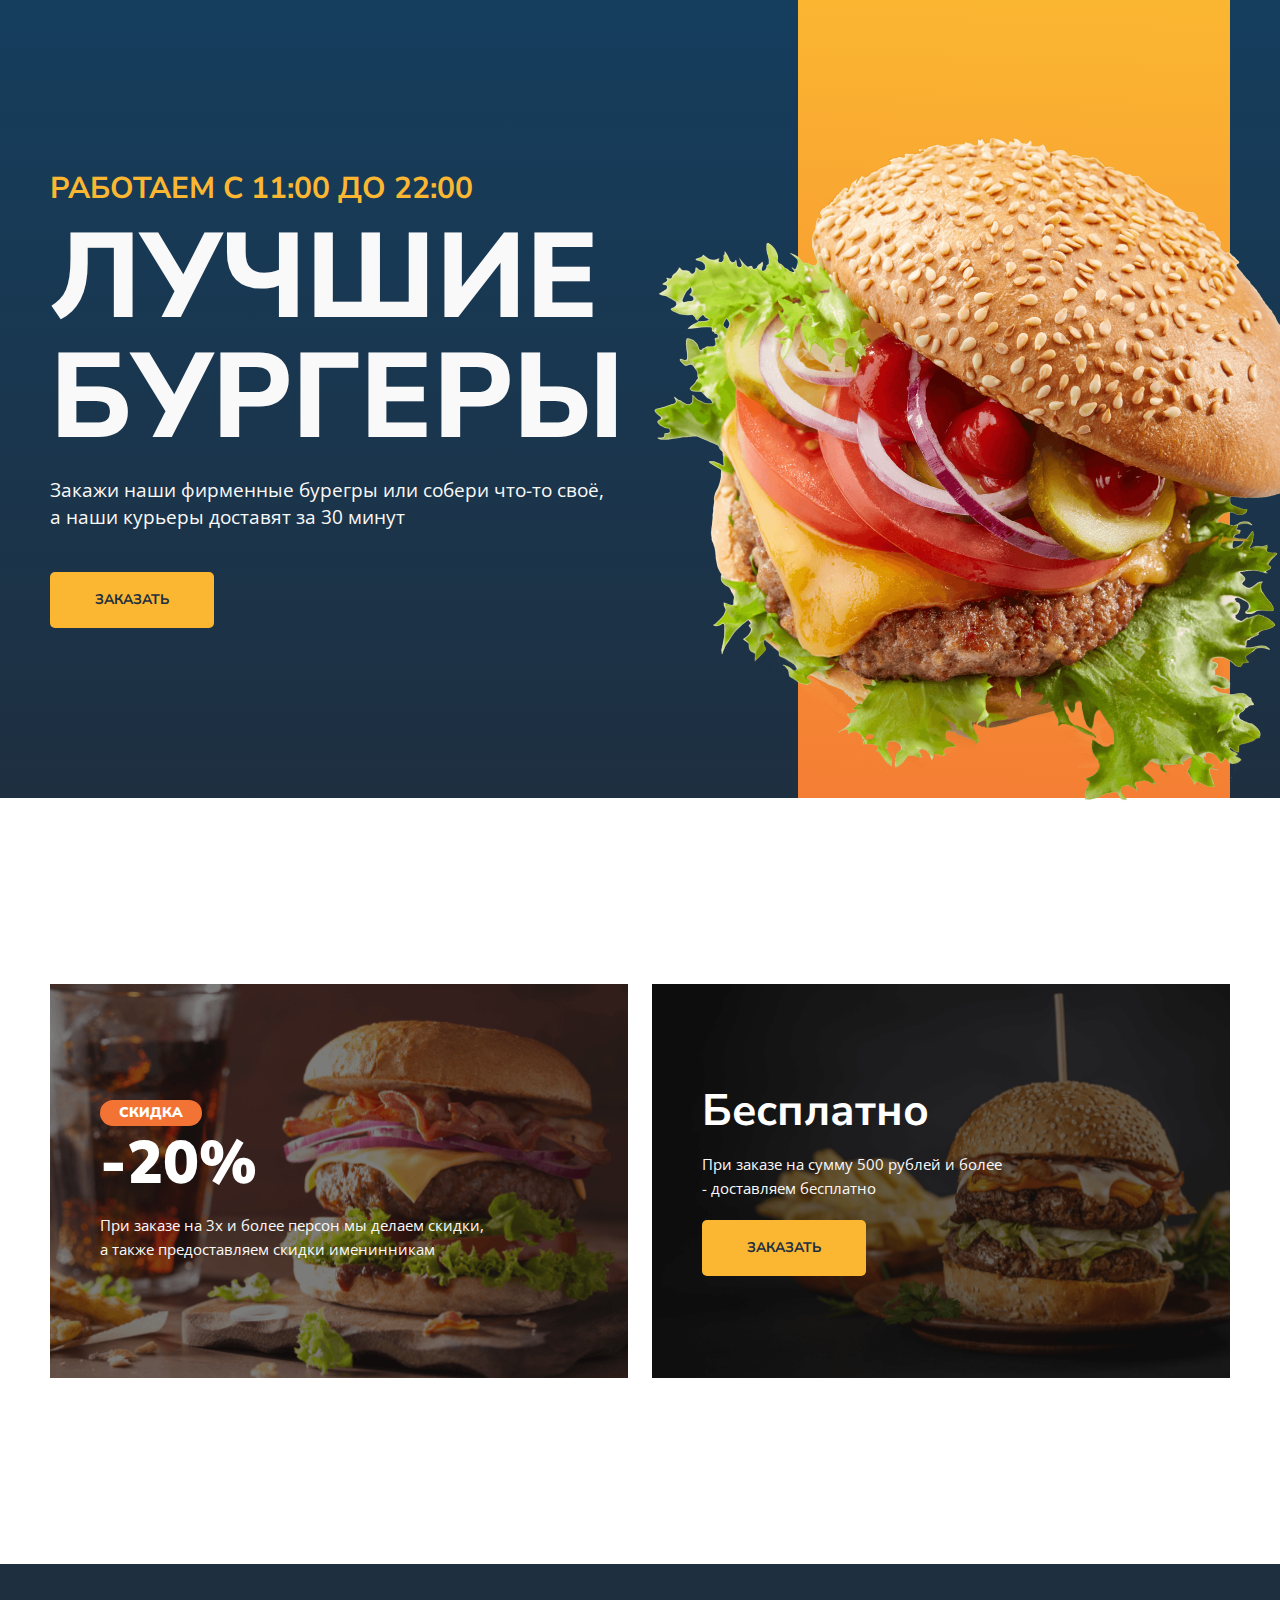
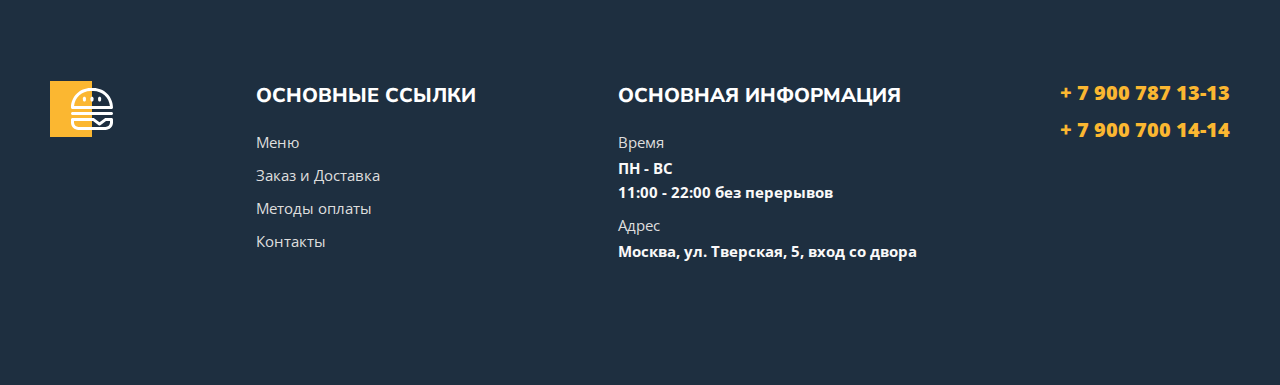
<file: index.html>
<!DOCTYPE html>
<html lang="ru">
<head>
    <meta charset="UTF-8">
    <meta http-equiv="X-UA-Compatible" content="IE=edge">
    <meta name="viewport" content="width=device-width, initial-scale=1.0">
    <title>Burgers</title>
    <link rel="preconnect" href="https://fonts.googleapis.com">
    <link rel="preconnect" href="https://fonts.gstatic.com" crossorigin>
    <link href="https://fonts.googleapis.com/css2?family=Nunito+Sans:wght@600;700;800;900&family=Open+Sans:wght@400;600;700&display=swap" rel="stylesheet">
    <link rel="stylesheet" href="css/normalize.css">
    <link rel="stylesheet" href="css/main.css">
</head>
<body>
    <div class="main">
        <div class="wrapper">
            <div class="content">
                <h1 class="content-title">
                    <span>работаем с 11:00 до 22:00</span>
                    лучшие бургеры
                </h1>
                <p class="content-text">Закажи наши фирменные бурегры или собери что-то своё, а&nbsp;наши курьеры доставят за&nbsp;30&nbsp;минут</p>
                <a class="content-link" href="menu.html">заказать</a>
            </div>
            <div class="visual">
                <div class="visual-bg"></div>
                <img src="img/burger.png" alt="Burger">
            </div>
        </div>
    </div>
    <div class="promo">
        <div class="wrapper">
            <div class="promo-left">
                <p class="sale">Скидка</p>
                <p class="cost">-20%</p>
                <p class="promo-description">При заказе на 3х и более персон мы делаем скидки, а также предоставляем скидки именинникам</p>
            </div>
            <div class="promo-right">
                <p class="free">Бесплатно</p>
                <p class="promo-description">При заказе на сумму 500 рублей и более - доставляем бесплатно</p>
                <a href="menu.html">заказать</a>
            </div>
        </div>
    </div>
    <footer class="footer">
        <div class="container">
            <div class="footer-box">
                <div class="footer-item">
                    <img class="footer-logo" src="img/footer-logo.svg" alt="Logo">
                </div>
                <div class="footer-item">
                    <h2>основные ссылки</h2>
                    <ul class="footer-list">
                        <li><a href="menu.html">Меню</a></li>
                        <li><a href="#">Заказ и Доставка</a></li>
                        <li><a href="#">Методы оплаты</a></li>
                        <li><a href="#">Контакты</a></li>
                    </ul>
                </div>
                <div class="footer-item">
                    <h2>основная информация</h2>
                    <ul class="footer-list">
                        <li>
                            <span>Время</span>
                            ПН - ВС <br>
                            11:00 - 22:00 без перерывов
                        </li>
                        <li>
                            <span>Адрес</span>
                            Москва, ул. Тверская, 5, вход со двора
                        </li>
                    </ul>
                </div>
                <div class="footer-tel">
                    <ul class="footer-list footer-list-tel">
                        <li>
                            <a href="tel:+79007871313">+ 7 900 787 13-13</a>
                        </li>
                        <li>
                            <a href="tel:+79007001414">+ 7 900 700 14-14</a>
                        </li>
                    </ul>
                </div>
            </div>
        </div>
    </footer>
</body>
</html>
</file>
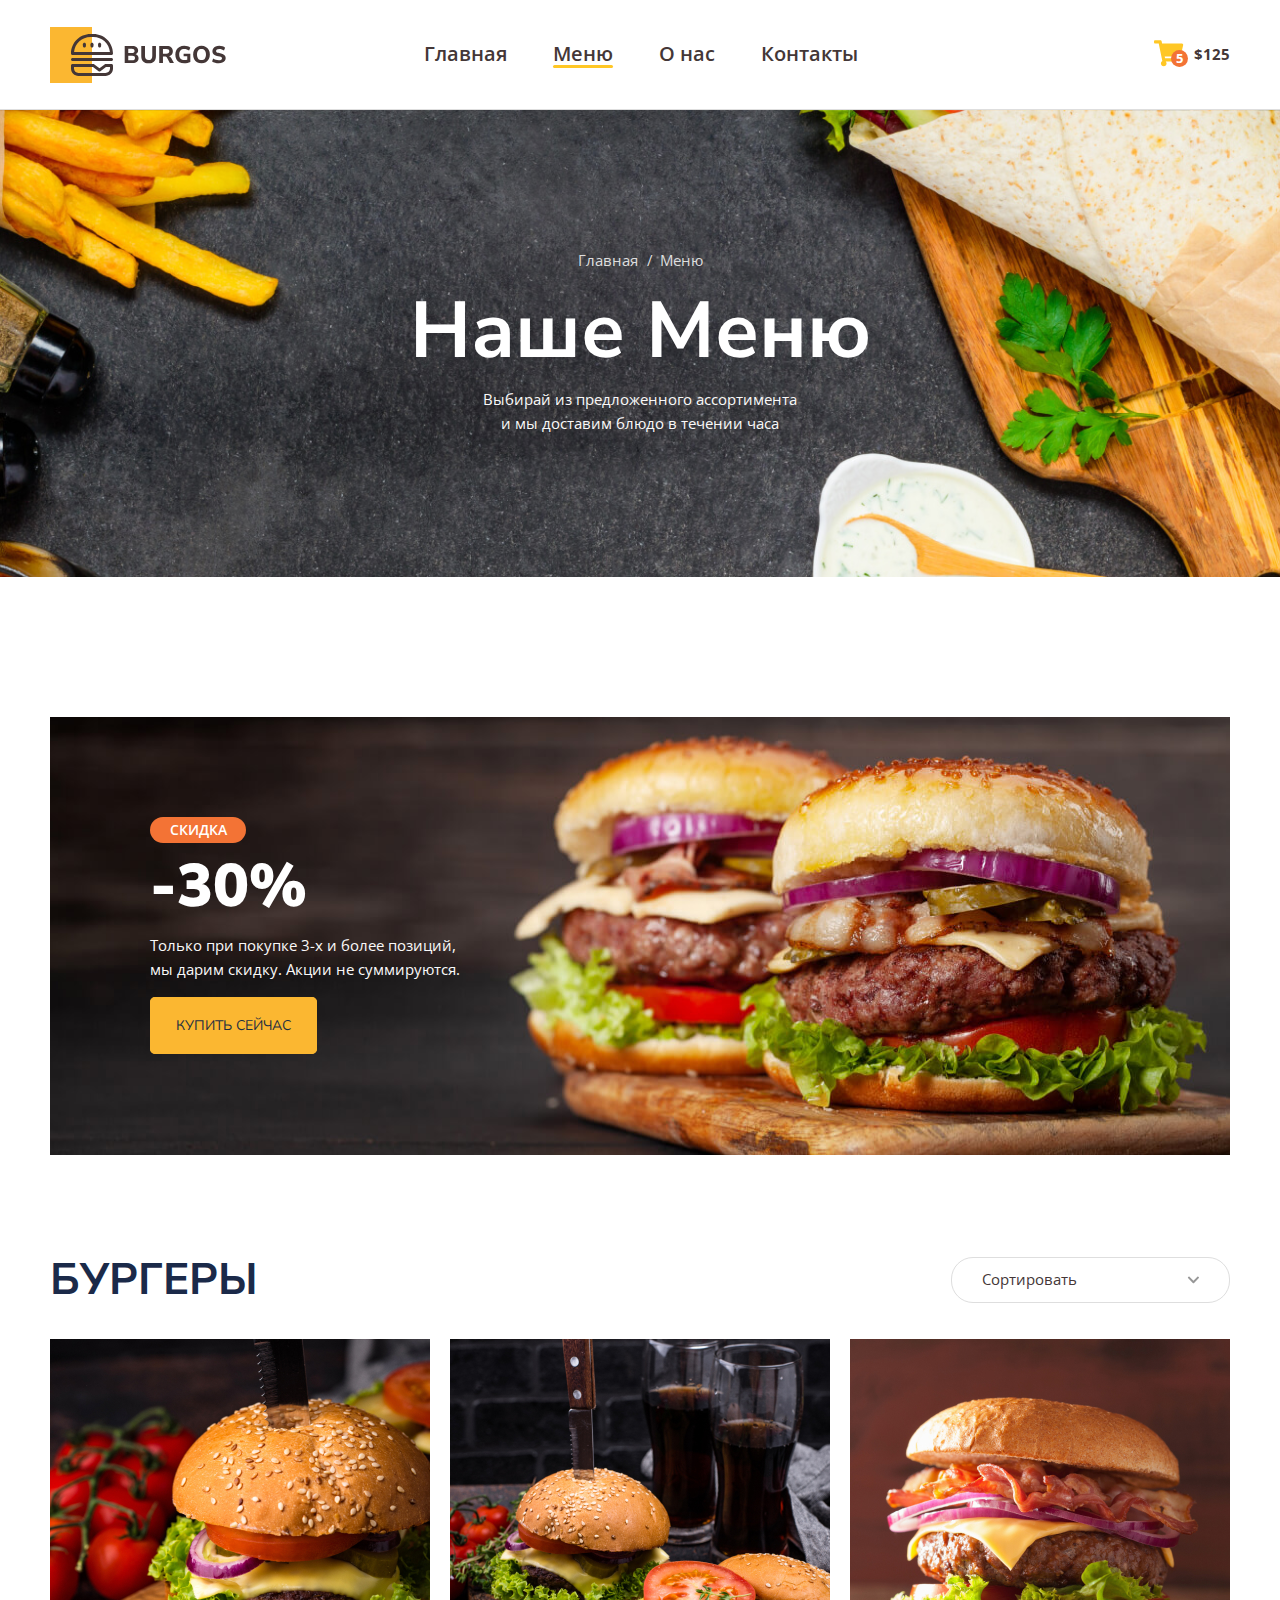
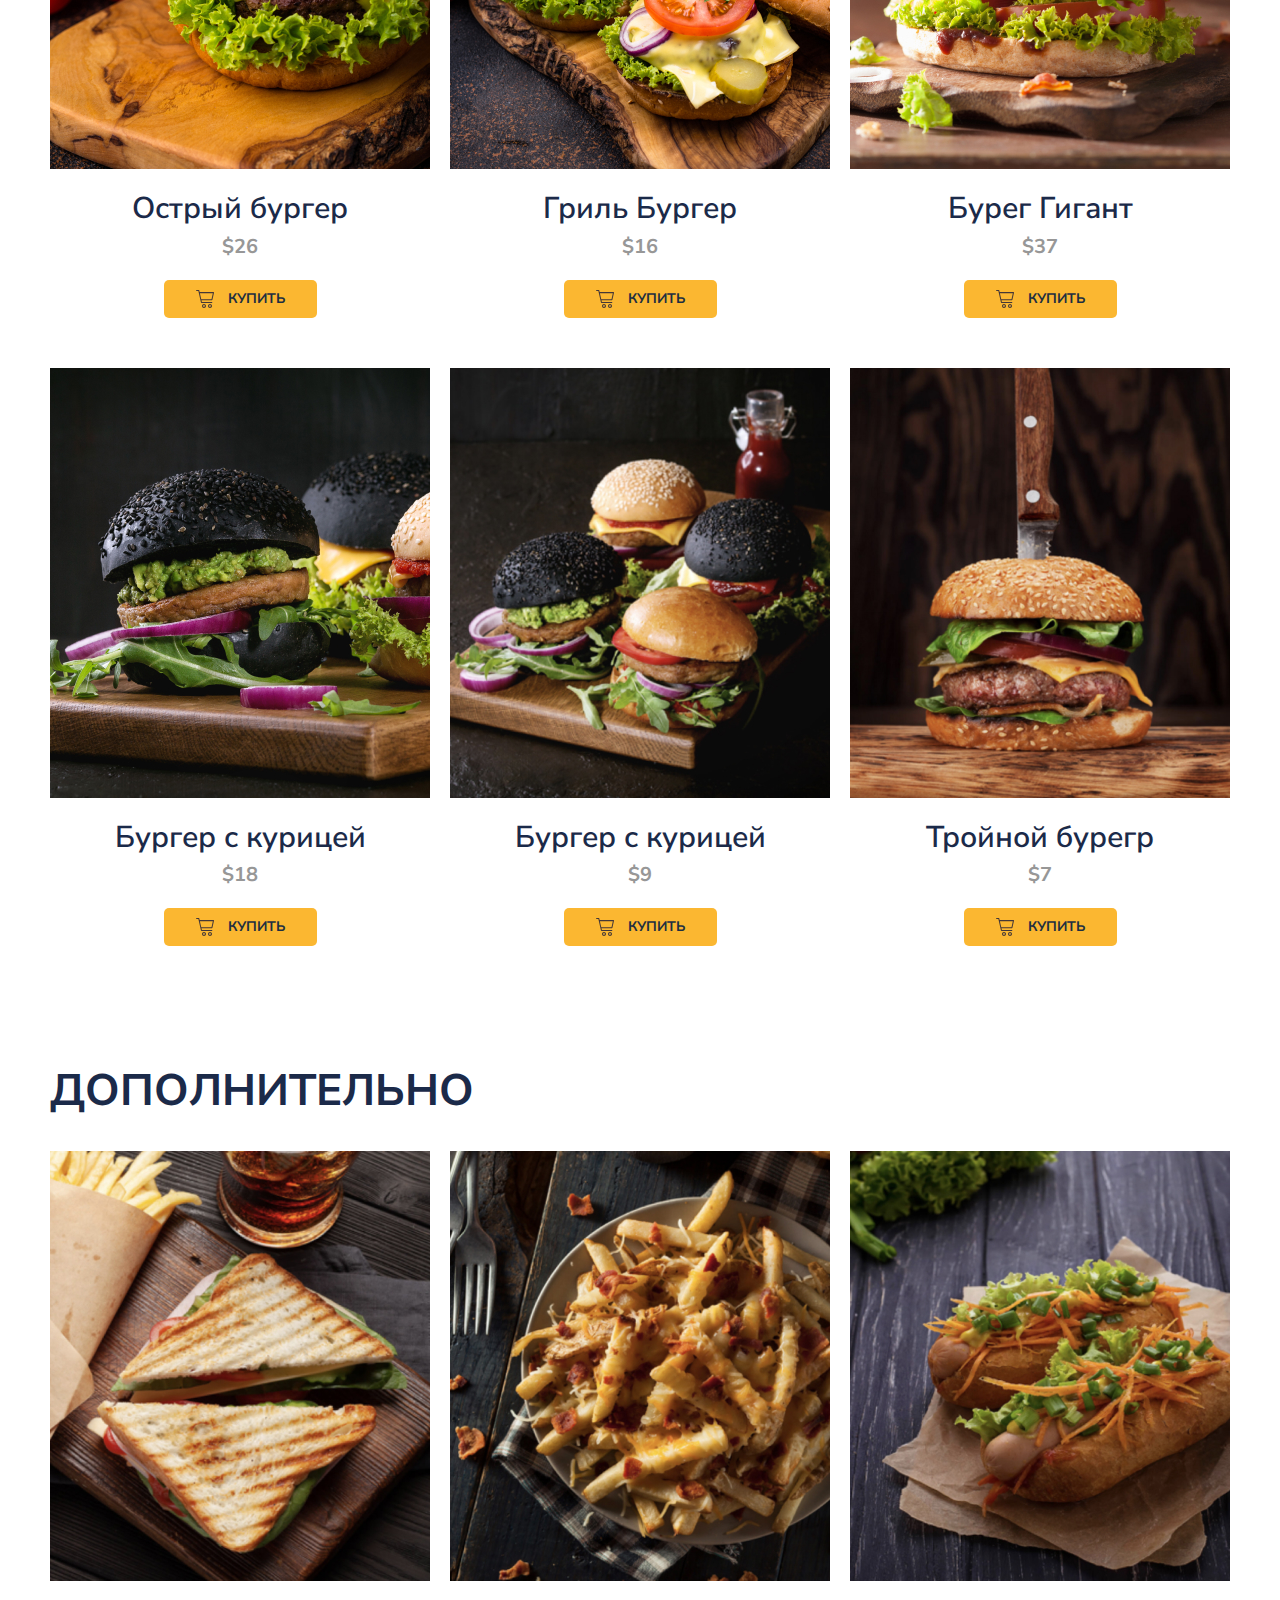
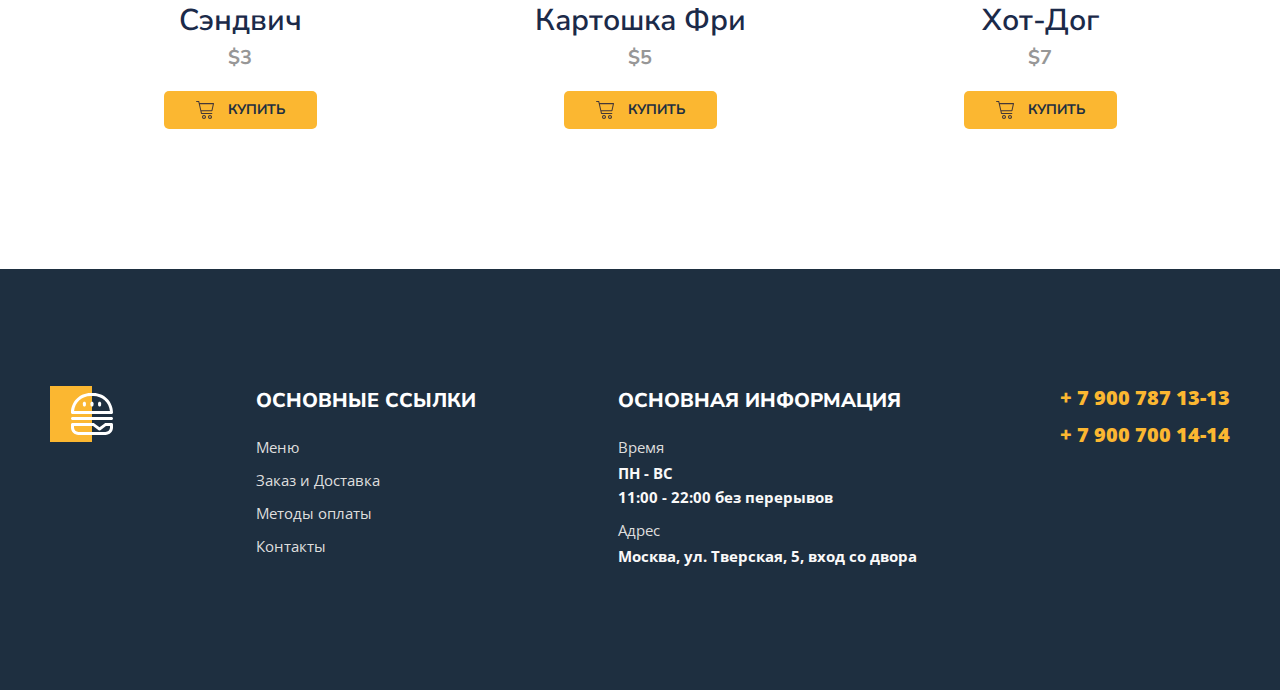
<file: menu.html>
<!DOCTYPE html>
<html lang="ru">

<head>
    <meta charset="UTF-8">
    <meta name="viewport" content="width=device-width, initial-scale=1.0">
    <link rel="preconnect" href="https://fonts.googleapis.com">
    <link rel="preconnect" href="https://fonts.gstatic.com" crossorigin>
    <link href="https://fonts.googleapis.com/css2?family=Nunito+Sans:wght@600;700;800;900&family=Open+Sans:wght@400;600;700&display=swap" rel="stylesheet">
    <link rel="stylesheet" href="css/normalize.css">
    <link rel="stylesheet" href="css/main.css">
    <title>Burger</title>
    <link rel="android-touch-icon" sizes="192x192" href="img/Favicon/android-chrome-192x192.png">
    <link rel="icon" type="image/png" sizes="512x512" href="img/Favicon/android-chrome-512x512.png">
    <link rel="icon" sizes="16x16" href="img/Favicon/favicon.ico">
    <link rel="apple-touch-icon" sizes="180x180" href="img/Favicon/apple-touch-icon.png">
    <link rel="icon" type="image/png" sizes="32x32" href="img/Favicon/favicon-32x32.png">
    <link rel="icon" type="image/png" sizes="16x16" href="img/Favicon/favicon-16x16.png">
    <link rel="mask-icon" href="img/Favicon/safari-pinned-tab.svg" color="#5bbad5">
    <meta name="msapplication-TileColor" content="#da532c">
    <meta name="theme-color" content="#ffffff">
</head>
<body>
    <header id="headerTop">
        <div class="container">
            <div class="header">
                <div class="header-burger">
                    <button class="burger" onclick="openModal()"></button>
                </div>
                <div class="header-item">
                    <a href="index.html" class="header-logo"></a>
                    <nav>
                        <ul class="header-nav">
                            <li><a href="index.html">Главная</a></li>
                            <li><a href="#" class="active">Меню</a></li>
                            <li><a href="#">О нас</a></li>
                            <li><a href="#">Контакты</a></li>
                        </ul>
                    </nav>
                </div>
                <button tybe="button" class="button">
                    <span class="button-item">
                        <img src="img/shopping-cart.svg" alt="Корзина">
                        <span class="button-count">5</span>
                    </span>
                    <span class="button-text">$125</span>
                </button>
            </div>
        </div>
    </header>
    <div class="bg">
        <div class="container">
            <ul class="breadcrumbs">
                <li><a href="index.html">Главная</a></li>
                <li><a href="#">Меню</a></li>
            </ul>
            <h1 class="title">Наше Меню</h1>
            <p class="description">Выбирай из предложенного ассортимента и мы доставим блюдо в течении часа</p>
        </div>
    </div>
    <main>
        <div class="banner">
            <div class="container">
                <div class="banner-box">
                    <h2 class="banner-title">
                        <span>скидка</span>
                        -30%
                    </h2>
                    <p class="banner-text">Только при покупке 3-х и более позиций, мы&nbsp;дарим скидку. Акции не
                        суммируются.</p>
                    <a href="#menuBurger" class="banner-link">купить сейчас</a>
                </div>
            </div>
        </div>
        <section class="menu" id="menuBurger">
            <div class="container">
                <div class="menu-header">
                    <h2 class="menu-title">
                        Бургеры
                    </h2>
                    <select class="menu-select">
                        <option value="">Сортировать</option>
                        <option value="up">По возрастанию</option>
                        <option value="down">По убыванию</option>
                    </select>
                </div>
                <div class="menu-grid">
                    <div class="menu-grid-item">
                        <div class="menu-grid-cover">
                            <img src="img/menu/Burger1.jpg" alt="Острый бургер">
                        </div>
                        <p class="menu-grid-title">Острый бургер</p>
                        <p class="menu-grid-price">$26</p>
                        <button type="button" class="menu-grid-btn">
                            <span class="menu-grid-icon"><img src="img/cart.svg" alt="cart"></span>
                            <span class="menu-grid-text">купить</span>
                        </button>
                    </div>
                    <div class="menu-grid-item">
                        <div class="menu-grid-cover">
                            <img src="img/menu/Burger2.jpg" alt="Острый бургер">
                        </div>
                        <p class="menu-grid-title">Гриль Бургер</p>
                        <p class="menu-grid-price">$16</p>
                        <button type="button" class="menu-grid-btn">
                            <span class="menu-grid-icon"><img src="img/cart.svg" alt="cart"></span>
                            <span class="menu-grid-text">купить</span>
                        </button>
                    </div>
                    <div class="menu-grid-item">
                        <div class="menu-grid-cover">
                            <img src="img/menu/Burger3.jpg" alt="Острый бургер">
                        </div>
                        <p class="menu-grid-title">Бурег Гигант</p>
                        <p class="menu-grid-price">$37</p>
                        <button type="button" class="menu-grid-btn">
                            <span class="menu-grid-icon"><img src="img/cart.svg" alt="cart"></span>
                            <span class="menu-grid-text">купить</span>
                        </button>
                    </div>
                    <div class="menu-grid-item">
                        <div class="menu-grid-cover">
                            <img src="img/menu/Burger4.jpg" alt="Острый бургер">
                        </div>
                        <p class="menu-grid-title">Бургер с курицей</p>
                        <p class="menu-grid-price">$18</p>
                        <button type="button" class="menu-grid-btn">
                            <span class="menu-grid-icon"><img src="img/cart.svg" alt="cart"></span>
                            <span class="menu-grid-text">купить</span>
                        </button>
                    </div>
                    <div class="menu-grid-item">
                        <div class="menu-grid-cover">
                            <img src="img/menu/Burger5.jpg" alt="Острый бургер">
                        </div>
                        <p class="menu-grid-title">Бургер с курицей</p>
                        <p class="menu-grid-price">$9</p>
                        <button type="button" class="menu-grid-btn">
                            <span class="menu-grid-icon"><img src="img/cart.svg" alt="cart"></span>
                            <span class="menu-grid-text">купить</span>
                        </button>
                    </div>
                    <div class="menu-grid-item">
                        <div class="menu-grid-cover">
                            <img src="img/menu/Burger6.jpg" alt="Острый бургер">
                        </div>
                        <p class="menu-grid-title">Тройной бурегр</p>
                        <p class="menu-grid-price">$7</p>
                        <button type="button" class="menu-grid-btn">
                            <span class="menu-grid-icon"><img src="img/cart.svg" alt="cart"></span>
                            <span class="menu-grid-text">купить</span>
                        </button>
                    </div>
                </div>
            </div>
        </section>
        <section class="menu menu-other">
            <div class="container">
                <div class="menu-header">
                    <h2 class="menu-title">
                        Дополнительно
                    </h2>
                </div>
                <div class="menu-grid">
                    <div class="menu-grid-item">
                        <div class="menu-grid-cover">
                            <img src="img/menu/other1.jpg" alt="Острый бургер">
                        </div>
                        <p class="menu-grid-title">Сэндвич</p>
                        <p class="menu-grid-price">$3</p>
                        <button type="button" class="menu-grid-btn">
                            <span class="menu-grid-icon"><img src="img/cart.svg" alt="cart"></span>
                            <span class="menu-grid-text">купить</span>
                        </button>
                    </div>
                    <div class="menu-grid-item">
                        <div class="menu-grid-cover">
                            <img src="img/menu/other2.jpg" alt="Острый бургер">
                        </div>
                        <p class="menu-grid-title">Картошка Фри</p>
                        <p class="menu-grid-price">$5</p>
                        <button type="button" class="menu-grid-btn">
                            <span class="menu-grid-icon"><img src="img/cart.svg" alt="cart"></span>
                            <span class="menu-grid-text">купить</span>
                        </button>
                    </div>
                    <div class="menu-grid-item">
                        <div class="menu-grid-cover">
                            <img src="img/menu/other3.jpg" alt="Острый бургер">
                        </div>
                        <p class="menu-grid-title">Хот-Дог</p>
                        <p class="menu-grid-price">$7</p>
                        <button type="button" class="menu-grid-btn">
                            <span class="menu-grid-icon"><img src="img/cart.svg" alt="cart"></span>
                            <span class="menu-grid-text">купить</span>
                        </button>
                    </div>
                </div>
            </div>
        </section>
    </main>
    <footer class="footer">
        <div class="container">
            <div class="footer-box">
                <div class="footer-item">
                    <img class="footer-logo" src="img/footer-logo.svg" alt="Logo">
                </div>
                <div class="footer-item">
                    <h2>основные ссылки</h2>
                    <ul class="footer-list">
                        <li><a href="">Меню</a></li>
                        <li><a href="">Заказ и Доставка</a></li>
                        <li><a href="">Методы оплаты</a></li>
                        <li><a href="">Контакты</a></li>
                    </ul>
                    <ul class="footer-list footer-list-tel">
                        <li>
                            <a href="tel:+79007871313">+ 7 900 787 13-13</a>
                        </li>
                        <li>
                            <a href="tel:+79007001414">+ 7 900 700 14-14</a>
                        </li>
                    </ul>
                </div>
                <div class="footer-item">
                    <h2>основная информация</h2>
                    <ul class="footer-list">
                        <li>
                            <span>Время</span>
                            ПН - ВС <br>
                            11:00 - 22:00 без перерывов
                        </li>
                        <li>
                            <span>Адрес</span>
                            Москва, ул. Тверская, 5, вход со двора
                        </li>
                    </ul>
                </div>
                <div class="footer-tel">
                    <ul class="footer-list footer-list-tel">
                        <li>
                            <a href="tel:+79007871313">+ 7 900 787 13-13</a>
                        </li>
                        <li>
                            <a href="tel:+79007001414">+ 7 900 700 14-14</a>
                        </li>
                    </ul>
                </div>
            </div>
        </div>
    </footer>
    <a href="#headerTop" class="button-up hidden" id="btnUp">Наверх</a>
    <div class="modal" id="modal">
        <ul class="header-nav">
            <li><a href="index.html">Главная</a></li>
            <li><a href="#" class="active">Меню</a></li>
            <li><a href="#">О нас</a></li>
            <li><a href="#">Контакты</a></li>
        </ul>
        <button class="burger-close" onclick="closeModal()"></button>
    </div>
    <script>

        // Smoth Scroll

        const links = document.querySelectorAll(".banner-link");

        for (const link of links) {
            link.addEventListener("click", clickHandler);
        }

        function clickHandler(e) {
            e.preventDefault();
            const href = this.getAttribute("href");

            document.querySelector(href).scrollIntoView({
                behavior: "smooth"
            });
        }

        // Button Up

        window.onscroll = function () { scrollFunction() };

        const upbuttons = document.querySelectorAll(".button-up");

        for (const upbutton of upbuttons) {
            upbutton.addEventListener("click", clickHandler);
        }

        function clickHandler(e) {
            e.preventDefault();
            const href = this.getAttribute("href");

            document.querySelector(href).scrollIntoView({
                behavior: "smooth"
            });
        }

        function scrollFunction() {
            if (document.body.scrollTop > 1000 || document.documentElement.scrollTop > 1000) {
                document.getElementById('btnUp').className = 'button-up visible';
            } else {
                document.getElementById('btnUp').className = 'button-up hidden';
            }
        }

        // Menu

        function openModal() {
            document.getElementById("modal").style.top = "0px";
        }

        function closeModal() {
            document.getElementById("modal").style.top = "-400px";
        }

    </script>
</body>

</html>
</file>
<file: css/main.css>
body {
    font-family: 'Nunito Sans', sans-serif;
}

.container {
    max-width: 1180px;
    margin: 0 auto;
    padding-left: 15px;
    padding-right: 15px;
}

header {
    border-bottom: 1px solid #DEDEDE;
}

.header {
    font-family: 'Open Sans', sans-serif;
    display: flex;
    align-items: center;
    justify-content: space-between;
    padding-top: 26px;
    padding-bottom: 25px;
}

.header-item {
    display: flex;
    align-items: center;
    justify-content: space-between;
    flex-basis: 68.5%;
}

.header-logo {
    display: block;
    background-image: url(../img/logo-burger.svg);
    width: 176px;
    height: 56px;
    background-repeat: no-repeat;
    background-size: cover;
}

.header-nav {
    list-style-type: none;
    display: flex;
    padding-left: 0;
    gap: 46px;
}

.header-nav a {
    font-weight: 600;
    font-size: 20px;
    color: #443737;
    text-decoration: none;
}

.header-nav a:hover {
    color: #FFC725;
}

.header-nav a::after {
    content: '';
    width: 100%;
    height: 3px;
    border-radius: 1.5px;
    background: transparent;
    display: block;
}

.header-nav a.active::after {
    background: #FFC725;
}

.button {
    display: flex;
    align-items: center;
    background-color: transparent;
    border: none;
    padding: 0;
    gap: 10px;
    cursor: pointer;
}

.button-text {
    color: #443737;
    font-weight: 700;
    font-size: 15px;
}

.button-item {
    position: relative;
}

.button-count {
    color: #FFF;
    font-size: 13px;
    font-weight: 700;
    border-radius: 100%;
    background: #F37335;
    position: absolute;
    width: 17px;
    height: 17px;
    text-align: center;
    line-height: 1.3;
    bottom: 3px;
    right: -4px;
}

.bg {
    text-align: center;
    color: #FFFFFF;
    background-image: url(../img/main-menu.jpg);
    background-size: cover;
    background-position: center center;
    padding: 142px 0;
    margin-bottom: 140px;
}

.breadcrumbs {
    padding: 0;
    margin-top: 0;
    list-style-type: none;
    display: flex;
    justify-content: center;
    gap: 16px;
}

.breadcrumbs a {
    color: #DEDEDE;
    text-align: center;
    font-size: 15px;
    font-family: 'Open Sans', sans-serif;
    text-decoration: none;
}

.breadcrumbs a:hover {
    color: #FFC725;
}

.breadcrumbs a:hover::before {
    color: #DEDEDE;
}

.breadcrumbs a::before {
    content: '/';
    position: relative;
    left: -7px;
}

.breadcrumbs li:first-child a::before {
    display: none;
}

.title {
    color: #FFF;
    font-size: 79px;
    font-family: Nunito Sans;
    font-weight: 700;
    margin: 10px 0;
}

.description {
    color: #FAF9F9;
    text-align: center;
    font-size: 15px;
    font-family: 'Open Sans', sans-serif;
    line-height: 24px;
    max-width: 320px;
    margin: 0 auto;
}

.banner-box {
    background-image: url(../img/banner.jpg);
    background-repeat: no-repeat;
    background-size: cover;
    background-position: 0 center;
    padding: 100px 100px 120px;
    margin-bottom: 80px;
}

.banner-title {
    color: #fff;
    font-size: 60px;
    font-weight: 900;
    margin-top: 0;
    margin-bottom: 12px;
}

.banner-title span {
    font-size: 14px;
    font-family: 'Open Sans', sans-serif;
    font-weight: 600;
    text-transform: uppercase;
    border-radius: 14px;
    background: #F37335;
    padding: 5px 0;
    display: block;
    max-width: 96px;
    text-align: center;
    margin-bottom: 9px;
}

.banner-text {
    color: #FAF9F9;
    font-size: 15px;
    font-family: 'Open Sans', sans-serif;
    line-height: 1.6;
    max-width: 353px;
    margin-top: 0;
    margin-bottom: 35px;
}

.banner-link {
    font-size: 14px;
    padding: 18px 25px;
    text-transform: uppercase;
    text-decoration: none;
    color: #1E2F40;
    background-color: #FBB731;
    border-radius: 5px;
    border: 1px solid #FBB731;
    transition: 0.2s;
}

.banner-link:hover {
    background-color: transparent;
    color: #FBB731;
}

.menu {
    padding-top: 20px;
}

.menu-header {
    display: flex;
    align-items: center;
    justify-content: space-between;
    margin-bottom: 34px;
}

.menu-title {
    font-size: 44px;
    font-weight: 700;
    text-transform: uppercase;
    color: #1B2A49;
    margin: 0;
}

.menu-select {
    border: 1px solid #DEDEDE;
    padding: 13px 30px;
    border-radius: 22px;
    color: #443737;
    font-size: 15px;
    font-family: 'Open Sans', sans-serif;
    -webkit-appearance: none;
       -moz-appearance: none;
            appearance: none;
    flex-basis: 279px;
    background: url(../img/arrow.svg);
    background-size: 12.79px 7.75px;
    background-repeat: no-repeat;
    background-position: 89% center;
}

.menu-grid {
    display: grid;
    grid-template-columns: repeat(3, 1fr);
    gap: 50px 20px;
    text-align: center;
    margin-bottom: 100px;
}

.menu-grid-cover {
    width: 100%;
    height: 430px;
    position: relative;
    overflow: hidden;
    margin-bottom: 23px;
}

.menu-grid-cover img {
    position: absolute;
    left: 50%;
    top: 50%;
    transform: translate(-50%, -50%);
    -o-object-fit: cover;
       object-fit: cover;
    margin-bottom: 20px;
}

.menu-grid-title {
    color: #1B2A49;
    font-size: 30px;
    font-weight: 600;
    margin: 0;
}

.menu-grid-price {
    color: #979797;
    font-size: 20px;
    font-weight: 700;
    margin-top: 8px;
    margin-bottom: 22px;
}

.menu-grid-btn {
    background: #FBB731;
    border-radius: 5px;
    padding: 10px 32px;
    border: none;
    display: flex;
    align-items: center;
    margin: 0 auto;
    gap: 9px;
    transition: 0.2s;
}

.menu-grid-btn:hover {
    background: #F37335;
    cursor: pointer
}

.menu-grid-icon {
    background-size: 18px 18px;
    background-repeat: no-repeat;
    display: block;
    width: 18px;
    height: 18px;
}

.menu-grid-text {
    color: #1E2F40;
    text-align: center;
    font-size: 14px;
    font-weight: 700;
    line-height: 18px;
    margin-left: 5px;
    text-transform: uppercase;
}

.footer {
    background: #1E2F40;
    color: #fff;
    padding-top: 117px;
    padding-bottom: 106px;
    margin-top: 140px;
}

.footer-box {
    display: flex;
    justify-content: space-between;
    gap: 20px;
}

.footer-logo {
    width: 63px;
    height: 56px;
}

.footer-item h2 {
    font-size: 20px;
    font-weight: 800;
    text-transform: uppercase;
    margin-bottom: 19px;
    margin-top: 0;
    line-height: 1.5;
}

.footer-list li {
    margin-bottom: 9px;
    font-family: 'Open Sans', sans-serif;
    font-size: 15px;
    color: #FAF9F9;
    font-weight: 700;
    line-height: 24px;
}

.footer-list a {
    color: #DEDEDE;
    text-decoration: none;
    font-weight: 400;
}

.footer-list a:hover {
    color: #FBB731;
}

.footer-item span {
    color: #DEDEDE;
    display: block;
    font-weight: 400;
    margin-bottom: 2px;
}

.footer-list-tel {
    margin-top: 0;
}

.footer-list-tel a {
    font-size: 20px;
    font-weight: 900;
    color: #FBB731;
    margin-top: 0;
}

.footer-list-tel a:hover {
    color: #DEDEDE;
}

.footer-list-tel li {
    margin-bottom: 12px;
}

.footer-list {
    padding-left: 0;
    list-style-type: none;
}

.button-up {
    background-color: #FBB731;
    color: #1E2F40;
    font-size: 14px;
    font-weight: 700;
    text-transform: uppercase;
    text-decoration: none;
    padding: 5px 20px;
    border-radius: 5px;
    position: fixed;
    bottom: 20px;
    right: 20px;
    transition: 1s;
}

.button-up.hidden {
    opacity: 0;
}

.button-up.visible {
    opacity: 1;
}

.button-up:hover {
    background: #F37335;
}

/* Style INDEX */

.main {
    background: linear-gradient(180deg, #0C4C7B -100%, #1E2F40 100%);
}

.wrapper {
    max-width: 1180px;
    margin: 0 auto;
    display: flex;
    justify-content: space-between;
}

.content {
    color: #FAF9F9;
    flex: 0 0 580px;
    padding-top: 170px;
    padding-bottom: 170px;
}

.content-title {
    font-size: 120px;
    font-weight: 800;
    text-transform: uppercase;
    line-height: 120px;
    margin-bottom: 40px;
    margin-top: 0;
    margin-bottom: 0;
}

.content-title span {
    color: #FBB731;
    font-size: 30px;
    font-weight: 700;
    line-height: 38px;
    display: block;
    margin-bottom: 10px;
}

.content-text {
    font-family: 'Open Sans', sans-serif;
    font-size: 19px;
    line-height: 1.4;
    margin-bottom: 42px;
}

.content-link,
.promo a {
    color: #1E2F40;
    background-color: #FBB731;
    border-radius: 5px;
    text-decoration: none;
    padding: 20px 45px;
    display: inline-block;
    text-transform: uppercase;
    font-size: 14px;
    font-weight: 700;
}

.visual {
    flex-grow: 1;
    display: flex;
    justify-content: flex-end;
    position: relative;
}

.visual-bg {
    width: 432px;
    height: 100%;
    background: linear-gradient(2.42deg, #F37335 -19.6%, #FBB731 100.79%, #FDC830 100.79%);
}

.main img {
    width: 829px;
    position: absolute;
    right: -168px;
}

.promo {
    padding-top: 186px;
    padding-bottom: 46px;
}

.promo-left,
.promo-right {
    flex: 0 0 49%;
    color: #fff;
    box-sizing: border-box;
    background-repeat: no-repeat;
    background-size: cover;
    background-position: center;
}

.promo-left {
    background-image: url(../img/promo-left.png);
    padding: 116px 50px;
}

.promo-right {
    background-image: url(../img/promo-right.png);
    padding: 102px 50px;
}

.sale {
    font-size: 14px;
    font-weight: 900;
    background: #F37335;
    padding: 5px 19px;
    border-radius: 14px;
    display: inline-block;
    text-transform: uppercase;
    margin-bottom: 3px;
    margin-top: 0;
}

.cost {
    font-size: 60px;
    font-weight: 900;
    margin-bottom: 8px;
    margin-top: 0;
}

.promo-description {
    font-family: 'Open Sans', sans-serif;
    color: #FAF9F9;
    font-size: 15px;
    line-height: 24px;
    margin-bottom: 0;
}

.promo-left .promo-description {
    max-width: 392px;
}

.promo-right .promo-description {
    max-width: 300px;
    margin-bottom: 20px;
}

.free {
    font-size: 44px;
    font-weight: 700;
    margin-bottom: 10px;
    margin-top: 0;
}

/* Modal */

.burger {
    width: 34px;
    height: 22px;
    background-image: url(../img/burger.svg);
    background-repeat: no-repeat;
    background-color: transparent;
    background-size: contain;
    border: none;
    cursor: pointer;
}

.modal {
    background-color: #FFF8DC;
    max-width: 500px;
    text-align: center;
    position: absolute;
    top: -400px;
    left: 0;
    right: 0;
    margin: 20px auto 0;
    padding: 40px 30px;
    box-sizing: border-box;
    transition: .5s;
}

.modal .header-nav {
    flex-direction: column;
    align-items: center;
    gap: 23px;
    margin: 0;
}

.burger-close {
    width: 22px;
    height: 22px;
    background-image: url(../img/close.svg);
    background-color: transparent;
    background-size: contain;
    background-repeat: no-repeat;
    border: none;
    position: absolute;
    top: 20px;
    right: 20px;
    cursor: pointer;
}

/* Responsive */

@media (min-width: 1001px) {
    .footer-list+.footer-list-tel {
        display: none;
    }
}

@media (min-width: 766px) {
    .header-burger {
        display: none;
    }
}

@media (max-width: 1000px) {
    .container {
        max-width: 738px;
    }

    .header-logo {
        width: 150px;
        height: 48px;
        background-size: contain;
    }

    .header-nav {
        gap: 22px;
    }

    .header-item {
        flex-basis: 75.5%;
    }

    .bg {
        margin-bottom: 72px;
    }

    .banner-box {
        background-position: -80px center;
        padding: 100px 40px;
    }

    .menu-grid {
        grid-template-columns: repeat(2, 1fr);
        gap: 50px 15px;
    }

    .menu-other {
        overflow: hidden;
        height: 560px;
    }

    .menu-other .menu-grid {
        display: flex;
        width: auto;
        overflow-x: scroll;
        overflow-y: hidden;
        padding-bottom: 50px;
    }

    .menu-other .menu-grid-item {
        flex: 0 0 281px;
    }

    .menu-other .menu-grid-cover,
    .menu-other .menu-grid-cover img {
        height: 320px;
    }

    .footer-tel {
        display: none;
    }

    .footer-list+.footer-list-tel {
        display: block;
    }
}

@media (max-width: 765px) {
    nav {
        display: none;
    }
    .header {
        gap: 21px;
    }
    .menu-other .container {
        padding-right: 0;
    }
    .button-up.visible {
        display: none;
    }
}

@media (max-width: 567px) {
    .header {
        padding-top: 19px;
        padding-bottom: 19px;
    }
    .header-logo {
        width: 116px;
        height: 37px;
    }
    .breadcrumbs {
        font-size: 14px;
    }
    .bg {
        margin-bottom: 33px;
    }
    .description {
        font-size: 12px;
    }
    .title {
        font-size: 38px;
    }
    .bg {
        padding: 55px 0;
    }
    .banner-box {
        background-position: 17% center;
        padding: 35px 24px 54px;
        margin-bottom: 40px;
    }
    .menu-title {
        font-size: 27px;
    }
    .menu-select {
        font-size: 12px;
        flex-basis: 136px;
        padding: 13px 24px 13px 15px;
        background-position: 91% center;
    }
    .menu-header {
        margin-bottom: 30px;
    }
    .menu-grid {
        gap: 25px 15px;
        margin-bottom: 40px;
    }
    .menu-grid-cover {
        height: 56vw;
        margin-bottom: 10px;
    }
    .menu-grid-cover img {
        height: 100%;
    }
    .menu-grid-title {
        font-size: 15px;
    }
    .menu-grid-price {
        font-size: 16px;
        margin-top: 6px;
        margin-bottom: 14px;
    }
    .menu-grid-btn {
        padding: 10px 21px;
    }
    .menu-other {
        height: 108vw;
    }
    .menu-other .menu-grid {
        padding-bottom: 24vw;
    }
    .menu-other .menu-grid-cover {
        height: 54vw;
    }
    .menu-other .menu-grid-cover img {
        height: 100%;
    }
    .menu-other .menu-grid-item {
        flex: 0 0 38vw;
    }
    .footer {
        margin-top: 28px;
        padding-top: 28px;
        padding-bottom: 60px;
    }
    .footer-list + .footer-list-tel {
        display: none;
    }
    .footer-tel {
        display: block;
        text-align: right;
    }
    .footer-box {
        display: grid;
        grid-template-columns: 30% 70%;
        grid-template-areas: "logo tel" "link link" "info info";
        gap: 0;
    }
    .footer-item:nth-child(1) {
        grid-area: logo;
    }
    .footer-item:nth-child(2) {
        grid-area: link;
    }
    .footer-item:nth-child(3) {
        grid-area: info;
    }
    .footer-tel {
        grid-area: tel;
    }
}

@media (max-width: 360px) {
    .header {
        width: 116px;
        height: 37px;
        background-size: contain;
    }
    .menu-grid-title {
        font-size: 13px;
    }

}

@media (max-width: 320px) {
    .banner-box {
        background-position: 25% center;
    }
}
</file>
